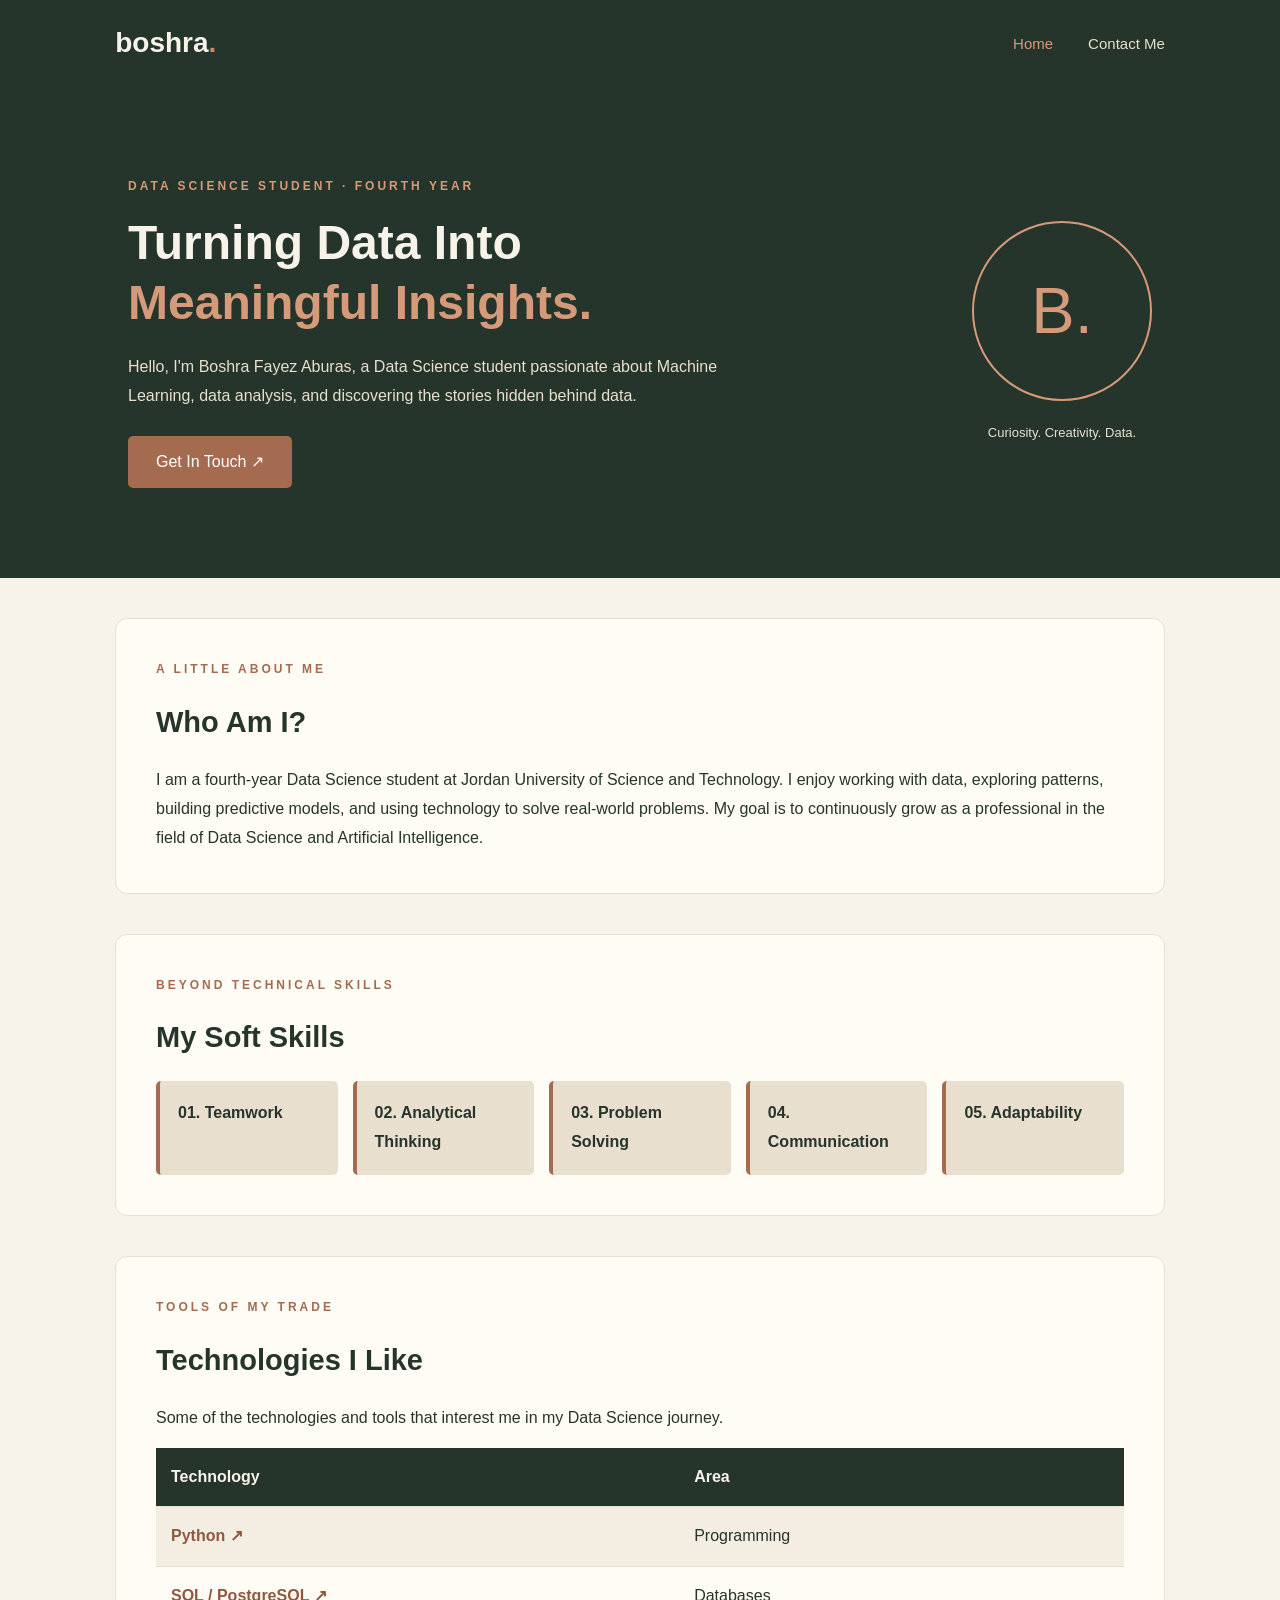
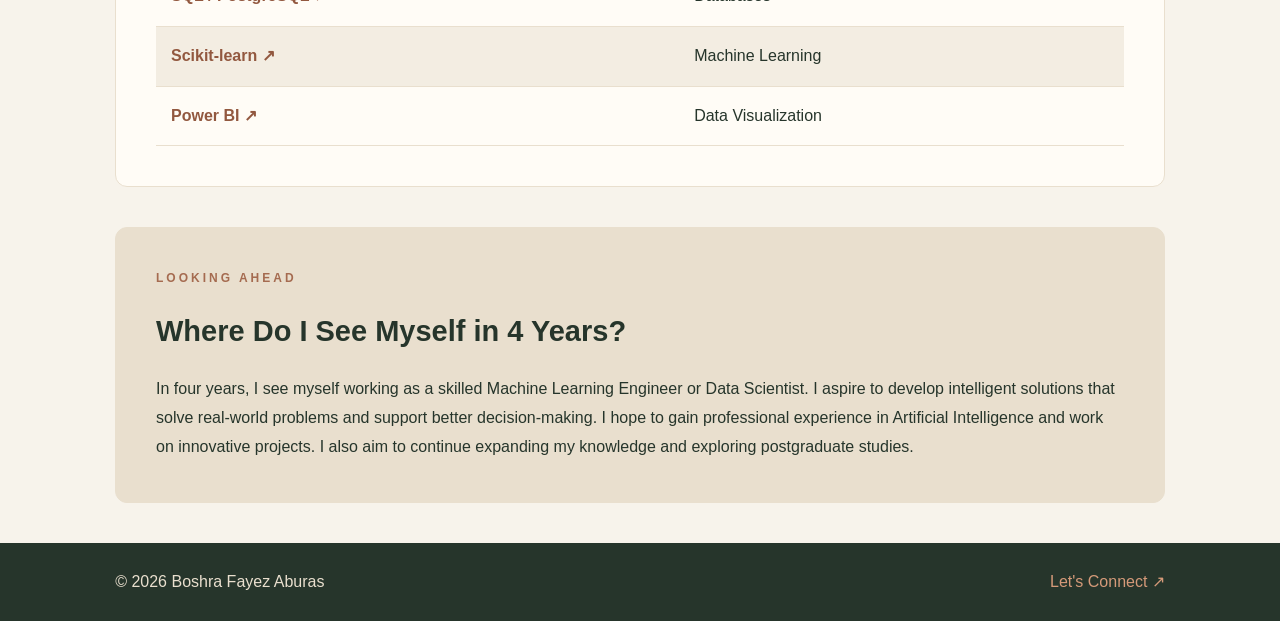
<file: index.html>
<!DOCTYPE html>
<html lang="en">
<head>
    <meta charset="UTF-8">
    <meta name="viewport" content="width=device-width, initial-scale=1.0">
    <title>170360 | Boshra Fayez Aburas</title>
    <link rel="stylesheet" href="style.css">
</head>
<body>

    <nav class="navbar">
        <a href="index.html" class="logo">boshra<span>.</span></a>
        <div class="nav-links">
            <a href="index.html" class="active">Home</a>
            <a href="contact.html">Contact Me</a>
        </div>
    </nav>

    <header class="hero">
        <div class="hero-content">
            <p class="eyebrow">DATA SCIENCE STUDENT · FOURTH YEAR</p>
            <h1>Turning Data Into <span>Meaningful Insights.</span></h1>
            <p class="hero-description">
                Hello, I'm Boshra Fayez Aburas, a Data Science student
                passionate about Machine Learning, data analysis,
                and discovering the stories hidden behind data.
            </p>
            <a href="contact.html" class="main-btn">Get In Touch ↗</a>
        </div>

        <div class="hero-decoration">
            <div class="decoration-circle">B.</div>
            <p>Curiosity. Creativity. Data.</p>
        </div>
    </header>

    <main>

        <section class="section">
            <p class="eyebrow">A LITTLE ABOUT ME</p>
            <h2>Who Am I?</h2>
            <p>
                I am a fourth-year Data Science student at Jordan
                University of Science and Technology. I enjoy working
                with data, exploring patterns, building predictive
                models, and using technology to solve real-world problems.
                My goal is to continuously grow as a professional
                in the field of Data Science and Artificial Intelligence.
            </p>
        </section>

        <section class="section">
            <p class="eyebrow">BEYOND TECHNICAL SKILLS</p>
            <h2>My Soft Skills</h2>

            <div class="skills-grid">
                <div class="skill-card">01. Teamwork</div>
                <div class="skill-card">02. Analytical Thinking</div>
                <div class="skill-card">03. Problem Solving</div>
                <div class="skill-card">04. Communication</div>
                <div class="skill-card">05. Adaptability</div>
            </div>
        </section>

        <section class="section">
            <p class="eyebrow">TOOLS OF MY TRADE</p>
            <h2>Technologies I Like</h2>
            <p class="table-intro">
                Some of the technologies and tools that interest me
                in my Data Science journey.
            </p>

            <table>
                <tr>
                    <th>Technology</th>
                    <th>Area</th>
                </tr>
                <tr>
                    <td><a href="https://www.python.org/" target="_blank">Python ↗</a></td>
                    <td>Programming</td>
                </tr>
                <tr>
                    <td><a href="https://www.postgresql.org/" target="_blank">SQL / PostgreSQL ↗</a></td>
                    <td>Databases</td>
                </tr>
                <tr>
                    <td><a href="https://scikit-learn.org/" target="_blank">Scikit-learn ↗</a></td>
                    <td>Machine Learning</td>
                </tr>
                <tr>
                    <td><a href="https://powerbi.microsoft.com/" target="_blank">Power BI ↗</a></td>
                    <td>Data Visualization</td>
                </tr>
            </table>
        </section>

        <section class="future-section">
            <p class="eyebrow">LOOKING AHEAD</p>
            <h2>Where Do I See Myself in 4 Years?</h2>
            <p>
                In four years, I see myself working as a skilled
                Machine Learning Engineer or Data Scientist.
                I aspire to develop intelligent solutions that
                solve real-world problems and support better
                decision-making. I hope to gain professional
                experience in Artificial Intelligence and work
                on innovative projects. I also aim to continue
                expanding my knowledge and exploring postgraduate studies.
            </p>
        </section>

    </main>

    <footer>
        <p>© 2026 Boshra Fayez Aburas</p>
        <a href="mailto:bfaburas23@cit.just.edu.jo">Let's Connect ↗</a>
    </footer>

</body>
</html>
</file>
<file: style.css>
* {
    margin: 0;
    padding: 0;
    box-sizing: border-box;
}

html {
    scroll-behavior: smooth;
}

body {
    font-family: 'Segoe UI', Arial, sans-serif;
    background: #F7F3EB;
    color: #26352B;
    line-height: 1.8;
}

/* Navigation */

.navbar {
    position: sticky;
    top: 0;
    z-index: 1000;
    background: #26352B;
    padding: 18px 9%;
    display: flex;
    justify-content: space-between;
    align-items: center;
}

.logo {
    font-size: 28px;
    font-weight: bold;
    color: #F7F3EB;
    text-decoration: none;
}

.logo span {
    color: #C88D6B;
}

.nav-links {
    display: flex;
    gap: 35px;
}

.nav-links a {
    color: #E9DFCE;
    text-decoration: none;
    font-size: 15px;
    transition: 0.3s;
}

.nav-links a:hover,
.nav-links a.active {
    color: #D59A79;
}

/* Hero */

.hero {
    min-height: 490px;
    background: #26352B;
    color: #F7F3EB;
    padding: 90px 10%;
    display: flex;
    align-items: center;
    justify-content: space-between;
    gap: 40px;
}

.hero-content {
    max-width: 650px;
}

.eyebrow {
    color: #A56B50;
    font-size: 12px;
    font-weight: bold;
    letter-spacing: 3px;
    margin-bottom: 15px;
}

.hero .eyebrow {
    color: #D59A79;
}

.hero h1 {
    font-size: 48px;
    line-height: 1.25;
    margin-bottom: 20px;
}

.hero h1 span {
    color: #D59A79;
}

.hero-description {
    color: #E9DFCE;
    margin-bottom: 25px;
    max-width: 600px;
}

.main-btn {
    display: inline-block;
    background: #A56B50;
    color: white;
    padding: 12px 28px;
    border-radius: 5px;
    text-decoration: none;
    transition: 0.3s;
}

.main-btn:hover {
    background: #C88D6B;
    transform: translateY(-3px);
}

.hero-decoration {
    text-align: center;
}

.decoration-circle {
    width: 180px;
    height: 180px;
    border: 2px solid #D59A79;
    border-radius: 50%;
    display: flex;
    justify-content: center;
    align-items: center;
    font-size: 65px;
    color: #D59A79;
    margin: auto;
}

.hero-decoration p {
    margin-top: 20px;
    color: #E9DFCE;
    font-size: 13px;
}

/* Sections */

.section,
.future-section {
    width: 84%;
    max-width: 1050px;
    margin: 40px auto;
    padding: 40px;
    background: #FFFCF6;
    border-radius: 12px;
    border: 1px solid #E9DFCE;
}

.section h2,
.future-section h2 {
    font-size: 29px;
    color: #26352B;
    margin-bottom: 18px;
}

/* Skills */

.skills-grid {
    display: grid;
    grid-template-columns: repeat(auto-fit, minmax(170px, 1fr));
    gap: 15px;
}

.skill-card {
    background: #E9DFCE;
    color: #26352B;
    padding: 18px;
    border-left: 4px solid #A56B50;
    border-radius: 5px;
    font-weight: 600;
    transition: 0.3s;
}

.skill-card:hover {
    background: #DCCBB4;
    transform: translateY(-4px);
}

/* Table */

.table-intro {
    margin-bottom: 15px;
}

table {
    width: 100%;
    border-collapse: collapse;
}

th, td {
    text-align: left;
    padding: 15px;
    border-bottom: 1px solid #E9DFCE;
}

th {
    background: #26352B;
    color: #F7F3EB;
}

tr:nth-child(even) {
    background: #F3EDE2;
}

td a {
    color: #92583F;
    font-weight: bold;
    text-decoration: none;
}

td a:hover {
    text-decoration: underline;
}

/* Future */

.future-section {
    background: #E9DFCE;
}

/* Contact */

.contact-container {
    width: 84%;
    max-width: 1100px;
    margin: 65px auto;
    display: grid;
    grid-template-columns: 1fr 1.1fr;
    gap: 55px;
    align-items: center;
}

.contact-info h1 {
    font-size: 43px;
    line-height: 1.3;
    margin-bottom: 20px;
}

.contact-info > p:not(.eyebrow) {
    color: #687367;
}

.contact-note {
    display: flex;
    align-items: center;
    gap: 18px;
    margin-top: 25px;
}

.contact-note span {
    background: #E9DFCE;
    color: #92583F;
    width: 48px;
    height: 48px;
    display: flex;
    justify-content: center;
    align-items: center;
    border-radius: 8px;
    font-weight: bold;
}

.contact-note h3 {
    font-size: 16px;
}

.contact-note p {
    font-size: 14px;
    color: #687367;
}

.contact-quote {
    margin-top: 35px;
    padding-left: 15px;
    border-left: 3px solid #A56B50;
    color: #92583F;
    font-style: italic;
}

/* Form */

.form-card {
    background: #FFFCF6;
    padding: 38px;
    border: 1px solid #E9DFCE;
    border-radius: 14px;
    box-shadow: 0 10px 30px rgba(38, 53, 43, 0.08);
}

.form-card h2 {
    font-size: 28px;
    margin-bottom: 5px;
}

.form-subtitle {
    color: #8B9186;
    margin-bottom: 20px;
}

form label {
    display: block;
    font-weight: 600;
    margin: 17px 0 7px;
    color: #26352B;
}

form input,
form textarea {
    width: 100%;
    padding: 13px 15px;
    background: #F7F3EB;
    border: 1px solid #DED5C6;
    border-radius: 7px;
    font-family: inherit;
    font-size: 14px;
    transition: 0.3s;
}

form input:focus,
form textarea:focus {
    outline: none;
    border-color: #A56B50;
    box-shadow: 0 0 0 3px rgba(165, 107, 80, 0.12);
}

form textarea {
    resize: vertical;
}

.submit-btn {
    width: 100%;
    padding: 14px;
    margin-top: 22px;
    border: none;
    border-radius: 7px;
    background: #26352B;
    color: #F7F3EB;
    font-size: 15px;
    font-weight: bold;
    cursor: pointer;
    transition: 0.3s;
}

.submit-btn:hover {
    background: #A56B50;
    transform: translateY(-2px);
}

/* Footer */

footer {
    background: #26352B;
    color: #E9DFCE;
    padding: 25px 9%;
    display: flex;
    justify-content: space-between;
    align-items: center;
}

footer a {
    color: #D59A79;
    text-decoration: none;
}

/* Responsive */

@media (max-width: 768px) {

    .navbar {
        padding: 18px 5%;
    }

    .nav-links {
        gap: 15px;
    }

    .hero {
        padding: 65px 7%;
        flex-direction: column;
        text-align: center;
    }

    .hero h1 {
        font-size: 36px;
    }

    .decoration-circle {
        width: 130px;
        height: 130px;
        font-size: 45px;
    }

    .section,
    .future-section {
        width: 92%;
        padding: 25px;
    }

    .contact-container {
        width: 92%;
        grid-template-columns: 1fr;
        gap: 30px;
    }

    .contact-info h1 {
        font-size: 34px;
    }

    .form-card {
        padding: 25px;
    }

    footer {
        flex-direction: column;
        gap: 10px;
        text-align: center;
    }
}
</file>
